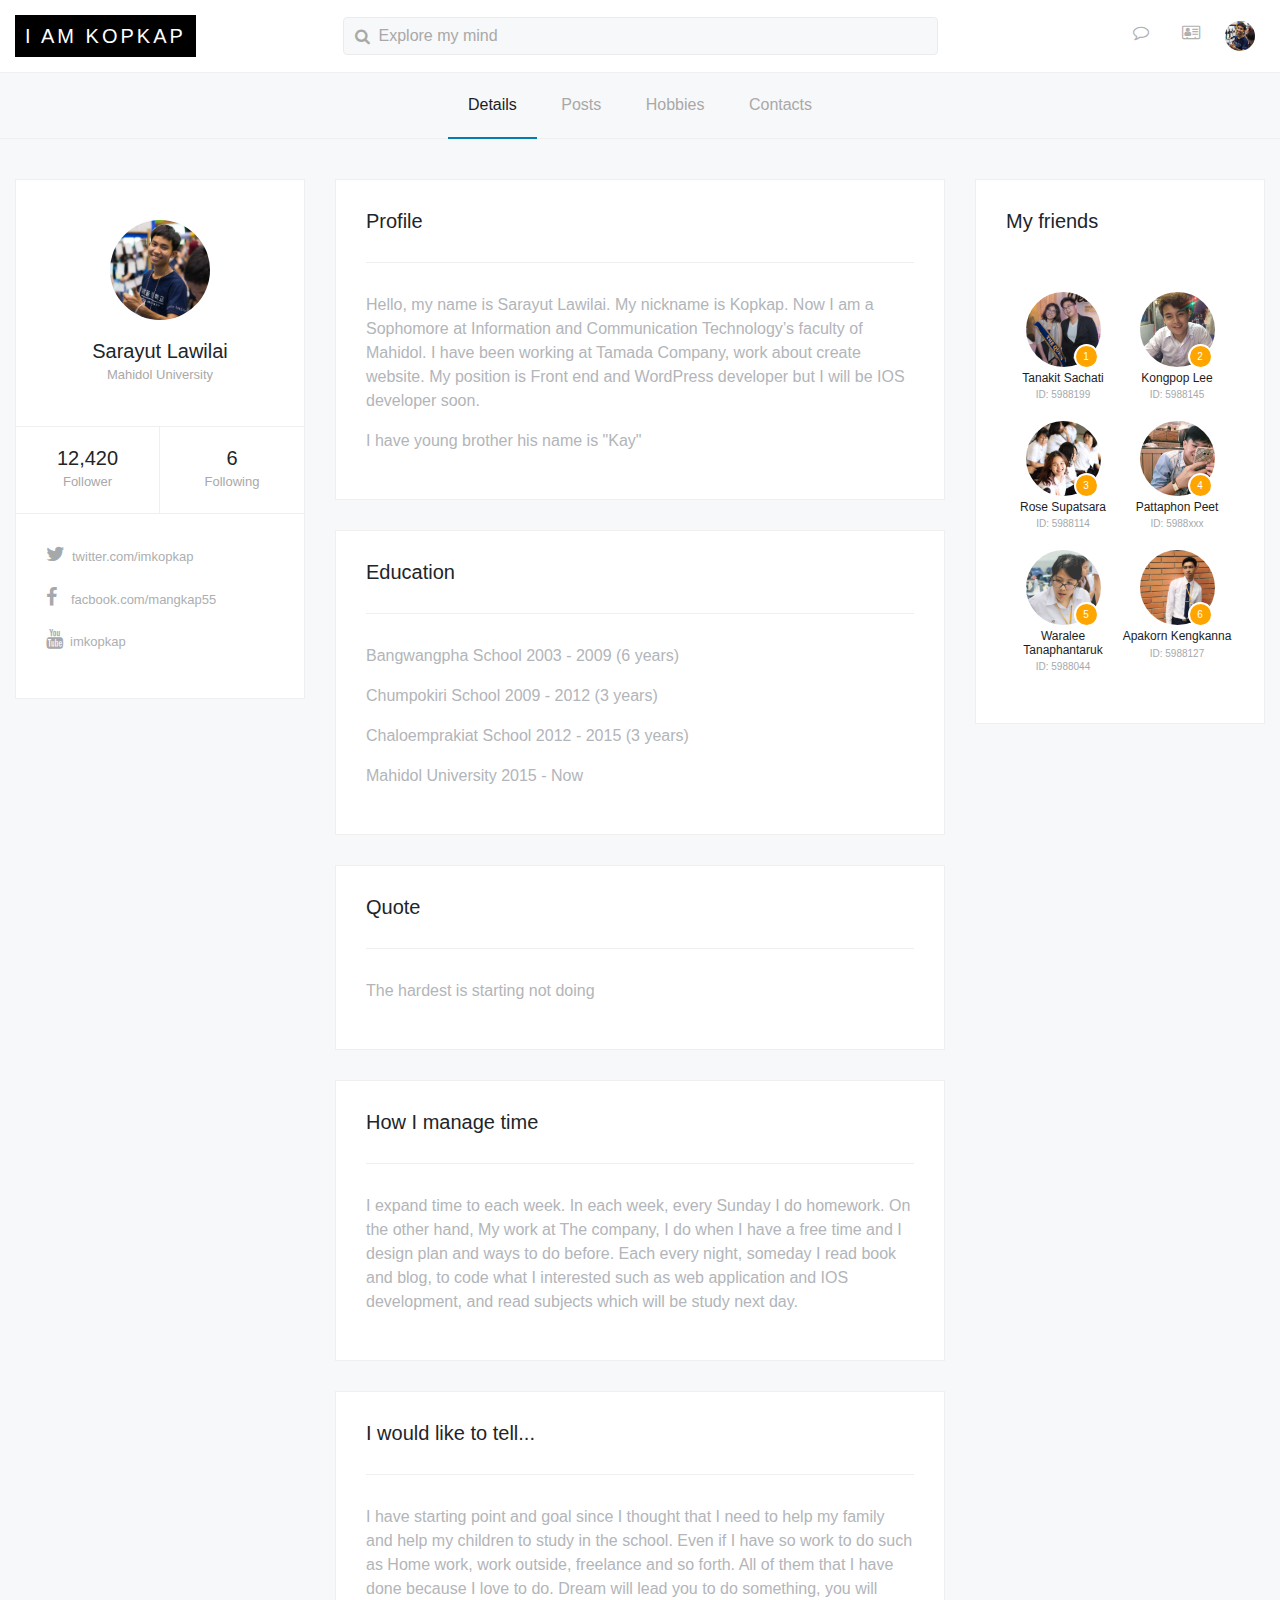
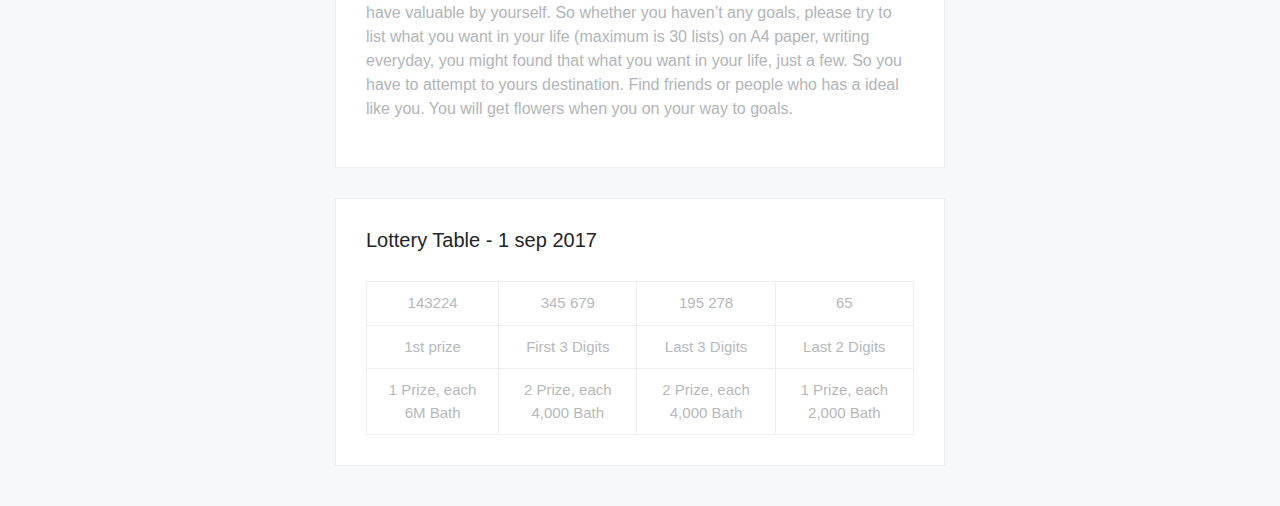
<file: index.html>
<!DOCTYPE html>
<html lang="en">
  <head>
    <title>ID: 5988014 - I am Kopkap</title>
    <!-- Icon Bar Browser -->
    <link rel="shortcut icon" type="image/png" href="images/favicon.png">
    <!--Fontawesome-->
    <link rel="stylesheet" href="css/font-awesome.min.css">
    <!--Bootstrap-->
    <link rel="stylesheet" href="css/bootstrap.min.css">
    <!--My-style-->
    <link rel="stylesheet" href="css/style.css">
  </head>
  <body>
    <!-- Navbar Fixed on Top -->
    <div class="navbar border-bottom">
      <div class="container row">

        <!-- Logo -->
        <div style="padding: 0;" class="logo col-lg-3">
          <a href="index.html"> 
            <h1>I AM KOPKAP</h1>
          </a>
        </div>
        <!-- End Logo -->

        <!-- Search Form -->
        <div class="search col-lg-6">
          <form action="hobbies.html">
            <div class="form-group"><i class="fa fa-search"></i>
              <input type="text" placeholder="Explore my mind" class="form-control">
            </div>
          </form>
        </div>
        <!-- End Search Form -->

        <!-- Menu Link Stuff -->
        <div class="stuff col-lg-3 clear-pd-right">
          <ul> 
            <li><a href="contacts.html"><i aria-hidden="true" class="fa fa-comment-o"></i></a></li>
            <li><a href="hobbies.html"> <i aria-hidden="true" class="fa fa-address-card-o"></i></a></li>
            <li><a href="index.html"> 
                <div style="background-image: url(images/avatar.jpg)" class="bg"></div></a></li>
          </ul>
        </div>
        <!-- End Menu Link Stuff -->
      </div>
    </div>
    <!-- End of Navbar Fixed -->

    <!-- Tabs of hyperlinks to link page together -->
    <div class="tabs border-bottom">
      <div class="container row"></div>
      <ul>
        <li class="is-current"> <a href="index.html">Details </a></li>
        <li> <a href="posts.html">Posts</a></li>
        <li> <a href="hobbies.html">Hobbies </a></li>
        <li> <a href="contacts.html">Contacts </a></li>
      </ul>
    </div>
    <!-- End of Tabs -->

    <!-- 
      Container Box which is contain 3 layouts 
      1.My Profile (Left-side)
      2.Information (Center-side)
      3.Lists of friends (Right-side)
    -->
    <div class="container-box container row"> 
      
      <!-- My Profile (Left-side) -->
      <div class="left-side col-lg-3">
        <div class="box"> 

          <!-- Profile --> 
          <div class="profile border-bottom">
            <div style="background-image: url(images/avatar.jpg)" class="avatar bg"></div>
            <h1>Sarayut Lawilai </h1><span>Mahidol University</span>
          </div>
          <!-- End Profile -->

          <!-- Connections -->
          <div class="subscribe border-bottom row">
            <div class="border-right col-lg-6">
              <h5>12,420 </h5><span>Follower</span>
            </div>
            <div class="col-lg-6">
              <h5>6</h5><span>Following</span>
            </div>
          </div>
          <!-- End Connection -->

          <!-- Contact me -->
          <div class="contact"> 
            <ul> 
              <li> <a href="https://twitter.com/imkopkap"> <i class="fa fa-twitter"> </i>twitter.com/imkopkap</a></li>
              <li> <a href="https://www.facebook.com/mangkap55"> <i class="fa fa-facebook"> </i>facbook.com/mangkap55</a></li>
              <li> <a href="https://www.youtube.com/channel/UCPQ9hgruuiiGly8rX3_y3Kw"><i class="fa fa-youtube"> </i>imkopkap</a></li>
            </ul>
          </div>
          <!-- End Contact me -->

        </div>
      </div>
      <!-- End of My Profile -->

      <!-- Information (Center-side) -->
      <div class="center-side col-lg-6">

        <div class="box"> 
          <h2 class="border-bottom">Profile</h2>
          <p>Hello, my name is Sarayut Lawilai. My nickname is Kopkap. Now I am a Sophomore at Information and Communication Technology’s faculty of Mahidol. I have been working at Tamada Company, work about create website. My position is Front end and WordPress developer but I will be IOS developer soon.</p>
          <P>I have young brother his name is "Kay"</P>
          <p> </p>
        </div>
        <div class="box"> 
          <h2 class="border-bottom">Education </h2>
          <p>Bangwangpha School 2003 - 2009 (6 years)</p>
          <p>Chumpokiri School 2009 - 2012 (3 years)</p>
          <p>Chaloemprakiat School 2012 - 2015 (3 years)</p>
          <p>Mahidol University 2015 - Now</p>
        </div>
        <div class="box"> 
          <h2 class="border-bottom">Quote </h2>
          <p>The hardest is starting not doing</p>
        </div>
        <div class="box"> 
          <h2 class="border-bottom">How I manage time </h2>
          <p>I expand time to each week. In each week, every Sunday I do homework. On the other hand,  My work at The company, I do when I have a free time and I design plan and ways to do before. Each every night, someday I read book and blog, to code what I interested such as web application and IOS development, and read subjects which will be study next day.</p>
        </div>
        <div class="box"> 
          <h2 class="border-bottom">I would like to tell...</h2>
          <p>I have starting point and goal since I thought that I need to help my family and help my children to study in the school. Even if I have so work to do such as Home work, work outside, freelance and so forth. All of them that I have done because I love to do. Dream will lead you to do something, you will have valuable by yourself. So whether you haven’t any goals, please try to list what you want in your life (maximum is 30 lists) on A4 paper, writing everyday, you might found that what you want in your life, just a few. So you have to attempt to yours destination. Find friends or people who has a ideal like you. You will get flowers when you on your way to goals. </p>
        </div>

        <!-- Lottery Box - Using Table tag -->
        <div class="box">
          <h2 style="margin: 0;">Lottery Table - 1 sep 2017</h2>
          <table border="1">
            <tr>
              <td>143224</td>
              <td>345 679</td>
              <td>195 278</td>
              <td>65</td>
            </tr>
            <tr>
              <td>1st prize</td>
              <td>First 3 Digits</td>
              <td>Last 3 Digits</td>
              <td>Last 2 Digits</td>
            </tr>
            <tr>
              <td>1 Prize, each 6M Bath</td>
              <td>2 Prize, each 4,000 Bath</td>
              <td>2 Prize, each 4,000 Bath</td>
              <td>1 Prize, each 2,000 Bath</td>
            </tr>
          </table>
        </div>
        <!-- End Lottery Box -->

      </div>
      <!-- End Information -->

      <!-- My Friends List (Right-side) -->
      <div class="right-side col-lg-3">
        <div class="box"> 
          <h2>My friends</h2>
          <ul> 
            <li>
                <a href="contacts.html">
                  <div style="background-image: url(images/bank.jpg)" class="bg avatar"></div>
                  <div class="info">
                    <h6>Tanakit Sachati</h6>
                    <span>ID: 5988199</span>
                  </div>
                </a>
            </li>
            <li> 
                <a href="contacts.html">
                  <div style="background-image: url(images/kong.jpg)" class="bg avatar"></div>
                  <div class="info">
                    <h6>Kongpop Lee</h6><span>ID: 5988145</span>
                  </div>
                </a>
            </li>
            <li> 
                <a href="contacts.html">
                  <div style="background-image: url(images/rose.jpg)" class="bg avatar"></div>
                  <div class="info"> 
                    <h6>Rose Supatsara</h6>
                    <span>ID: 5988114</span>
                  </div>
                </a>
            </li>
            <li> 
              <a href="contacts.html">
                <div style="background-image: url(images/peet.jpg)" class="bg avatar"></div>
                <div class="info"> 
                  <h6>Pattaphon Peet</h6><span>ID: 5988xxx</span>
                </div>
              </a>
            </li>
            <li> 
              <a href="contacts.html">
                <div style="background-image: url(images/mink.jpg)" class="bg avatar"></div>
                <div class="info"> 
                  <h6>Waralee Tanaphantaruk</h6><span>ID: 5988044</span>
                </div>
              </a>
            </li>
            <li> 
              <a href="contacts.html">
                <div style="background-image: url(images/pae.jpg)" class="bg avatar"></div>
                <div class="info"> 
                  <h6>Apakorn Kengkanna</h6><span>ID: 5988127</span>
                </div>
              </a>
            </li>
          </ul>
        </div>
      </div>
      <!-- End of My Friends List -->

    </div>
    <!-- End of Container box -->
  </body>
</html>
</file>
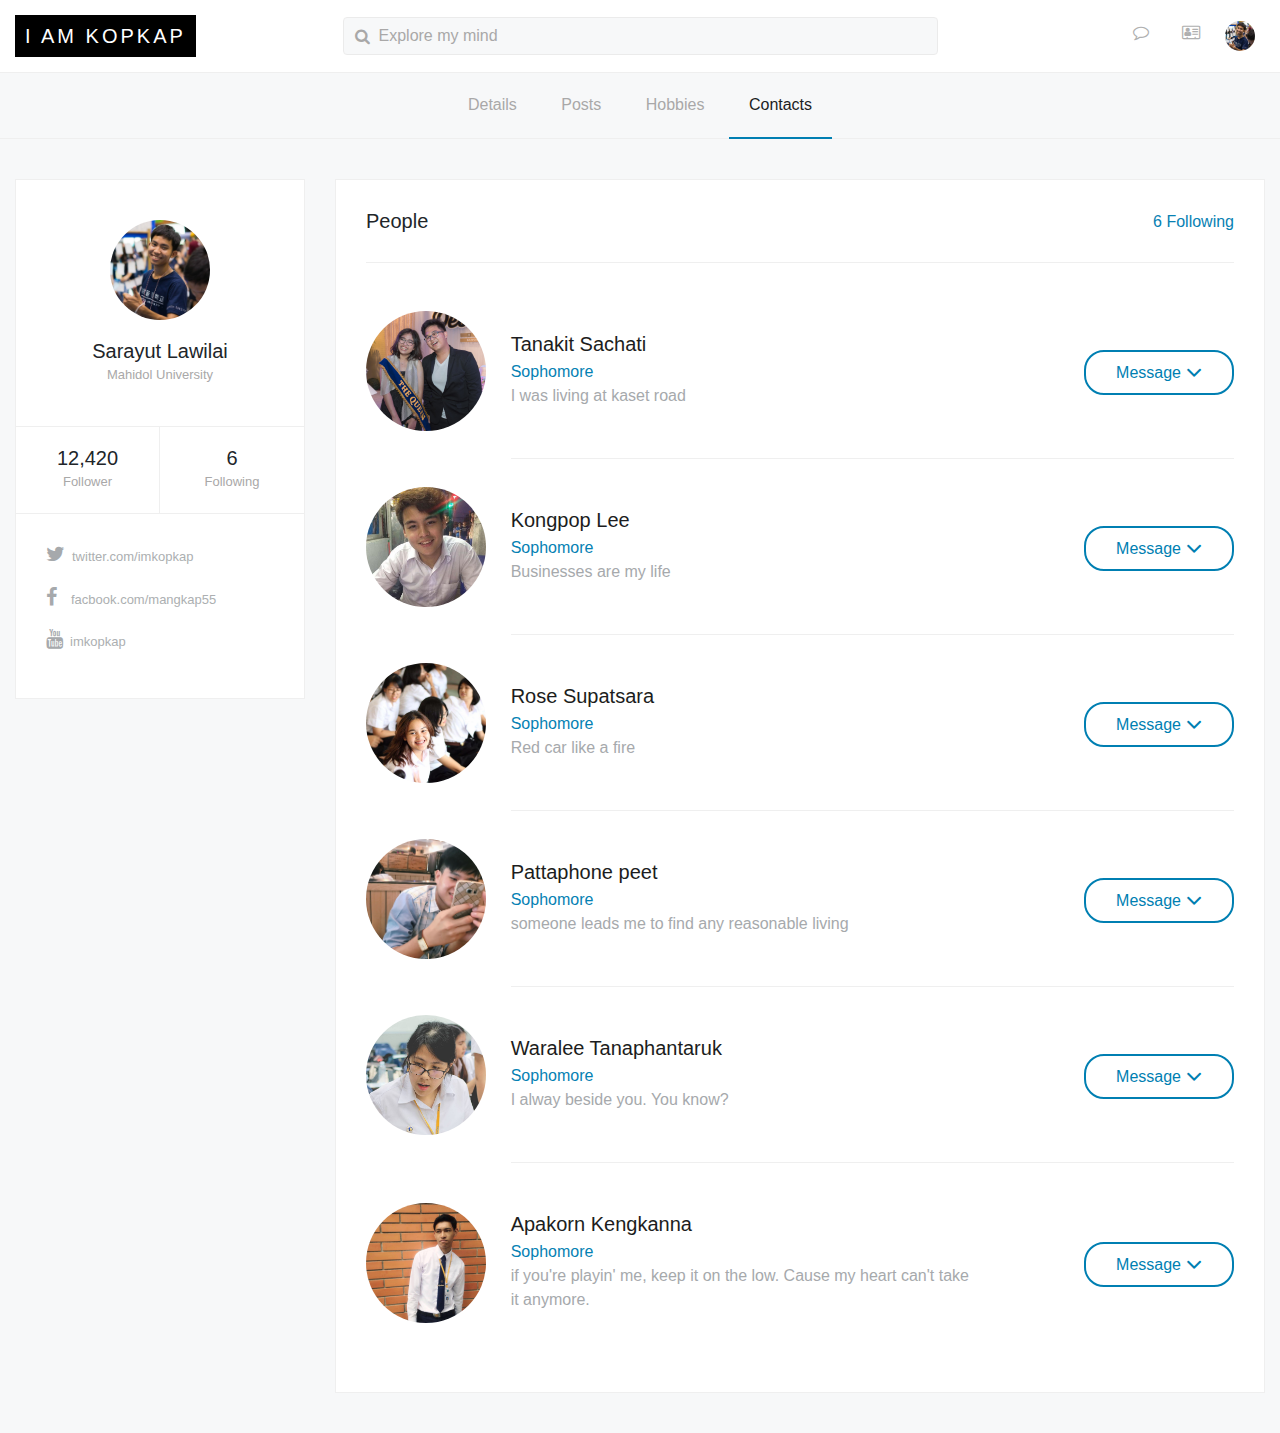
<file: contacts.html>
<!DOCTYPE html>
<html lang="en">
  <head>
    <title>ID: 5988014 - I am Kopkap</title>
    <!-- Icon Bar Browser -->
    <link rel="shortcut icon" type="image/png" href="images/favicon.png">
    <!--Fontawesome-->
    <link rel="stylesheet" href="css/font-awesome.min.css">
    <!--Bootstrap-->
    <link rel="stylesheet" href="css/bootstrap.min.css">
    <!--My-style-->
    <link rel="stylesheet" href="css/style.css">
  </head>
  <body>
    <!-- Navbar Fixed on Top -->
    <div class="navbar border-bottom">
      <div class="container row">

        <!-- Logo -->
        <div style="padding: 0;" class="logo col-lg-3">
          <a href="index.html"> 
            <h1>I AM KOPKAP</h1>
          </a>
        </div>
        <!-- End Logo -->

        <!-- Search Form -->
        <div class="search col-lg-6">
          <form action="hobbies.html">
            <div class="form-group"><i class="fa fa-search"></i>
              <input type="text" placeholder="Explore my mind" class="form-control">
            </div>
          </form>
        </div>
        <!-- End Search Form -->

        <!-- Menu Link Stuff -->
        <div class="stuff col-lg-3 clear-pd-right">
          <ul> 
            <li><a href="contacts.html"><i aria-hidden="true" class="fa fa-comment-o"></i></a></li>
            <li><a href="hobbies.html"> <i aria-hidden="true" class="fa fa-address-card-o"></i></a></li>
            <li><a href="index.html"> 
                <div style="background-image: url(images/avatar.jpg)" class="bg"></div></a></li>
          </ul>
        </div>
        <!-- End Menu Link Stuff -->
      </div>
    </div>
    <!-- End of Navbar Fixed -->
    
    <!-- Tabs of hyperlinks to link page together -->
    <div class="tabs border-bottom">
      <div class="container row"></div>
      <ul>
        <li><a href="index.html">Details </a></li>
        <li> <a href="posts.html">Posts</a></li>
        <li><a href="hobbies.html">Hobbies </a></li>
        <li class="is-current"><a href="contacts.html">Contacts </a></li>
      </ul>
    </div>
    <!-- End of Tabs -->

    <!-- 
      Container Box which is contain 2 layouts 
      1.My Profile (Left-side)
      2.Contacts (Right-side)
    -->
    <div class="container-box container row"> 

      <!-- My Profile (Left-side) -->
      <div class="left-side col-lg-3">
        <div class="box"> 
          <div class="profile border-bottom">
            <div style="background-image: url(images/avatar.jpg)" class="avatar bg"></div>
            <h1>Sarayut Lawilai </h1><span>Mahidol University</span>
          </div>
          <div class="subscribe border-bottom row">
            <div class="border-right col-lg-6">
              <h5>12,420 </h5><span>Follower</span>
            </div>
            <div class="col-lg-6">
              <h5>6</h5><span>Following</span>
            </div>
          </div>
          <div class="contact"> 
            <ul> 
              <li> <a href="https://twitter.com/imkopkap"> <i class="fa fa-twitter"> </i>twitter.com/imkopkap</a></li>
              <li> <a href="https://www.facebook.com/mangkap55"> <i class="fa fa-facebook"> </i>facbook.com/mangkap55</a></li>
              <li> <a href="https://www.youtube.com/channel/UCPQ9hgruuiiGly8rX3_y3Kw"><i class="fa fa-youtube"> </i>imkopkap</a></li>
            </ul>
          </div>
        </div>
      </div>
      <!-- End of My Profile -->

      <!-- Contacts -->
      <div class="center-side col-lg-9">
        <div class="contacts box">

          <!-- Heading Contacts -->
          <div style="margin: 0;margin-bottom: 20px" class="border-bottom row">
            <div class="col-lg-6 clear-pd-left">
              <h2 style="margin: 0">People</h2>
            </div>
            <div class="col-lg-6 text-right clear-pd-right clear-pd-left"><b>6 Following</b></div>
          </div>
          <!-- End of Heading Contacts -->

          <!-- Start writing rows of Contact lists -->
          <ul>
            <li class="row">
              <div class="col-lg-2 clear-pd-left">
                <div style="background-image: url(images/bank.jpg)" class="bg"></div>
              </div>
              <div class="border-bottom col-lg-10 row clear-pd-right clear-pd-left">
                <div class="col-lg-8">
                  <h5>Tanakit Sachati</h5>
                  <span>Sophomore</span>
                  <span>I was living at kaset road</span>
                </div>
                <div class="col-lg-4 text-right clear-pd-right clear-pd-left">
                  <a href="https://www.facebook.com/tanakitsachati" target="_blank" class="message">
                    Message<i class="fa fa-angle-down"></i>
                  </a>
                </div>
              </div>
            </li>
            <li class="row">
              <div class="col-lg-2 clear-pd-left">
                <div style="background-image: url(images/kong.jpg)" class="bg"></div>
              </div>
              <div class="border-bottom col-lg-10 row clear-pd-right clear-pd-left">
                <div class="col-lg-8">
                  <h5>Kongpop Lee</h5>
                  <span>Sophomore</span>
                  <span>Businesses are my life</span>
                </div>
                <div class="col-lg-4 text-right clear-pd-right clear-pd-left">
                  <a href="https://www.facebook.com/kongpoppnnnn" target="_blank" class="message">
                    Message<i class="fa fa-angle-down"></i>
                  </a>
                </div>
              </div>
            </li>
            <li class="row">
              <div class="col-lg-2 clear-pd-left">
                <div style="background-image: url(images/rose.jpg)" class="bg"></div>
              </div>
              <div class="border-bottom col-lg-10 row clear-pd-right clear-pd-left">
                <div class="col-lg-8">
                  <h5>Rose Supatsara</h5>
                  <span>Sophomore</span>
                  <span>Red car like a fire</span>
                </div>
                <div class="col-lg-4 text-right clear-pd-right clear-pd-left">
                  <a href="https://www.facebook.com/rosejhh" target="_blank" class="message">
                    Message<i class="fa fa-angle-down"></i>
                  </a>
                </div>
              </div>
            </li>
            <li class="row">
              <div class="col-lg-2 clear-pd-left">
                <div style="background-image: url(images/peet.jpg)" class="bg"></div>
              </div>
              <div class="border-bottom col-lg-10 row clear-pd-right clear-pd-left">
                <div class="col-lg-8">
                  <h5>Pattaphone peet</h5>
                  <span>Sophomore</span>
                  <span>someone leads me to find any reasonable living</span>
                </div>
                <div class="col-lg-4 text-right clear-pd-right clear-pd-left">
                  <a href="https://www.facebook.com/peet.ac.3" target="_blank" class="message">
                    Message<i class="fa fa-angle-down"></i>
                  </a>
                </div>
              </div>
            </li>
            <li class="row">
              <div class="col-lg-2 clear-pd-left">
                <div style="background-image: url(images/mink.jpg)" class="bg"></div>
              </div>
              <div class="border-bottom col-lg-10 row clear-pd-right clear-pd-left">
                <div class="col-lg-8">
                  <h5>Waralee Tanaphantaruk</h5>
                  <span>Sophomore</span>
                  <span>I alway beside you. You know?</span>
                </div>
                <div class="col-lg-4 text-right clear-pd-right clear-pd-left">
                  <a href="https://www.facebook.com/Mingwara" target="_blank" class="message">
                    Message<i class="fa fa-angle-down"></i>
                  </a>
                </div>
              </div>
            </li>
            <li class="row">
              <div class="col-lg-2 clear-pd-left">
                <div style="background-image: url(images/pae.jpg)" class="bg"></div>
              </div>
              <div class="border-bottom col-lg-10 row clear-pd-right clear-pd-left">
                <div class="col-lg-8">
                  <h5>Apakorn Kengkanna</h5>
                  <span>Sophomore</span>
                  <span>if you're playin' me, keep it on the low. Cause my heart can't take it anymore.</span>
                </div>
                <div class="col-lg-4 text-right clear-pd-right clear-pd-left">
                  <a href="https://www.facebook.com/pae.apakorn" target="_blank" class="message">
                    Message<i class="fa fa-angle-down"></i>
                  </a>
                </div>
              </div>
            </li>
          </ul>
          <!-- End of rows of Contacts lists -->
        </div>
      </div>
      <!-- End of Contacts -->
    </div>
    <!-- End of Container Box -->
  </body>
</html>
</file>
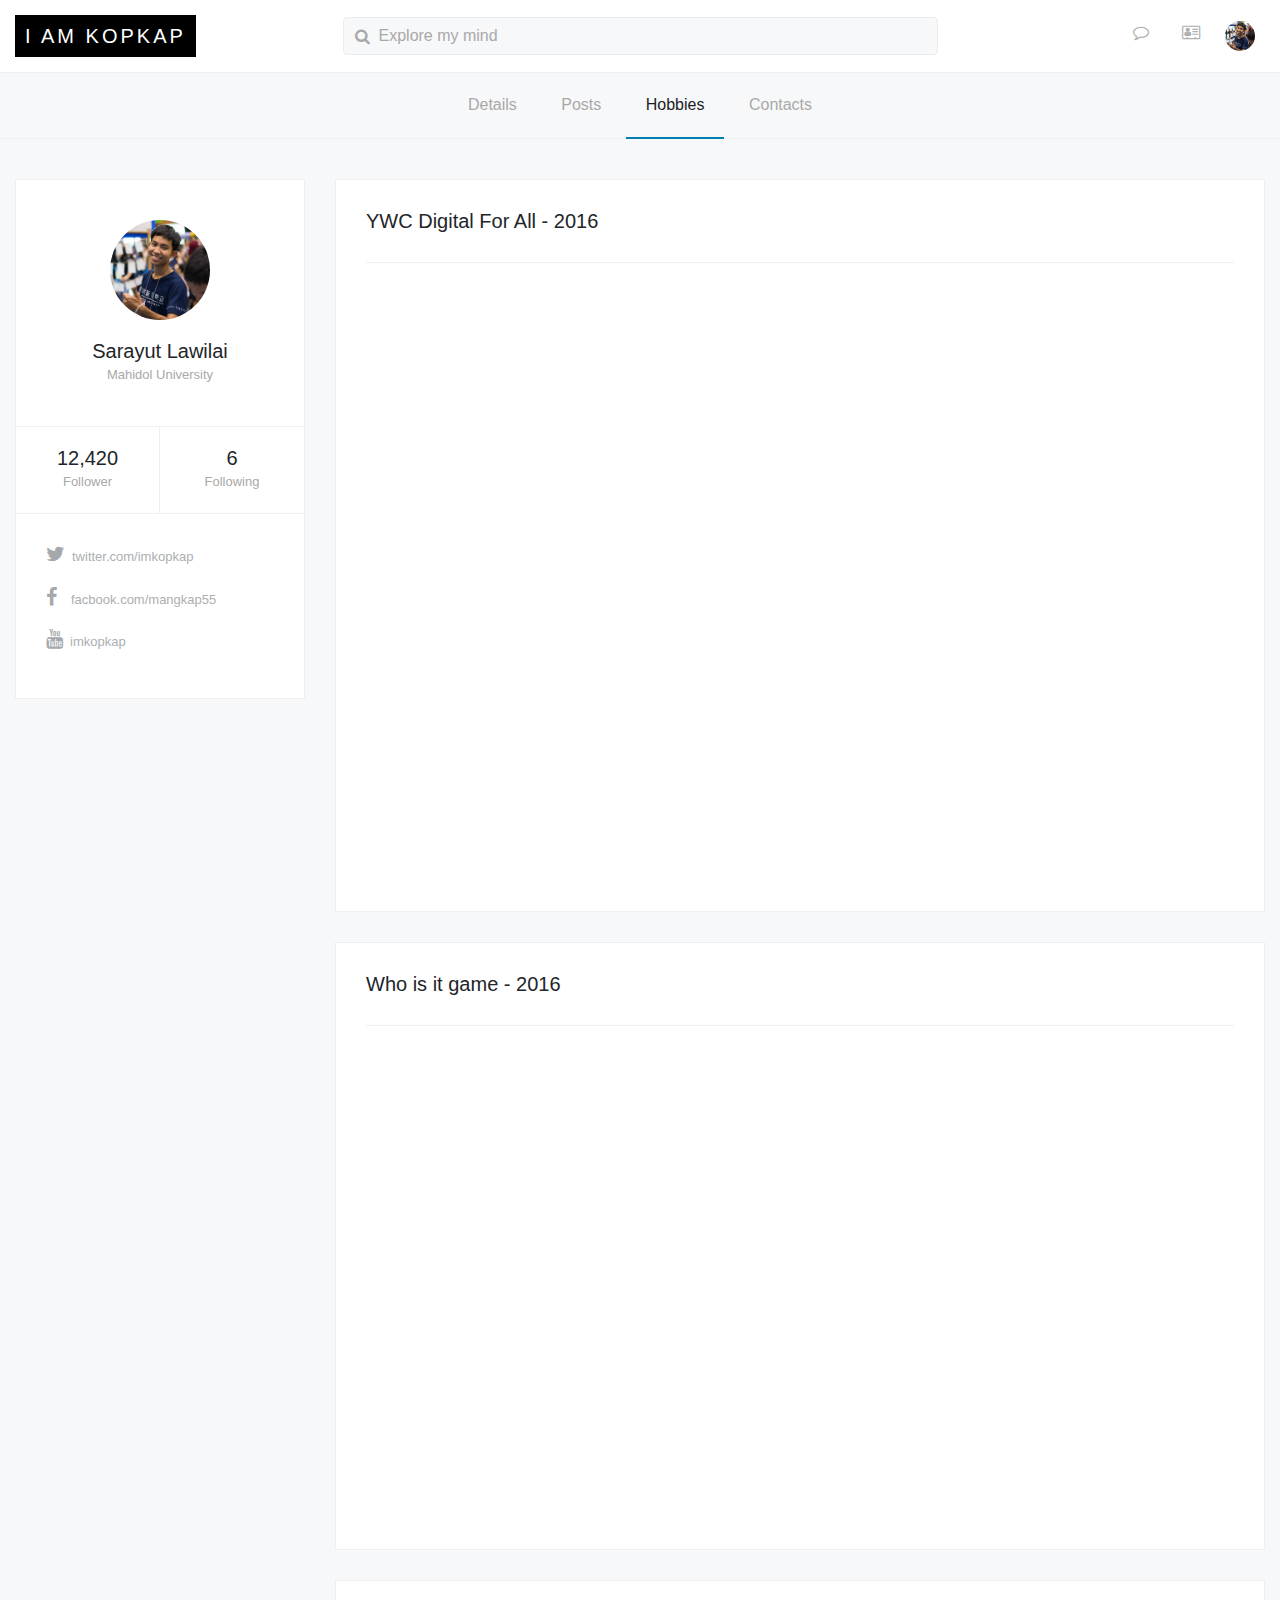
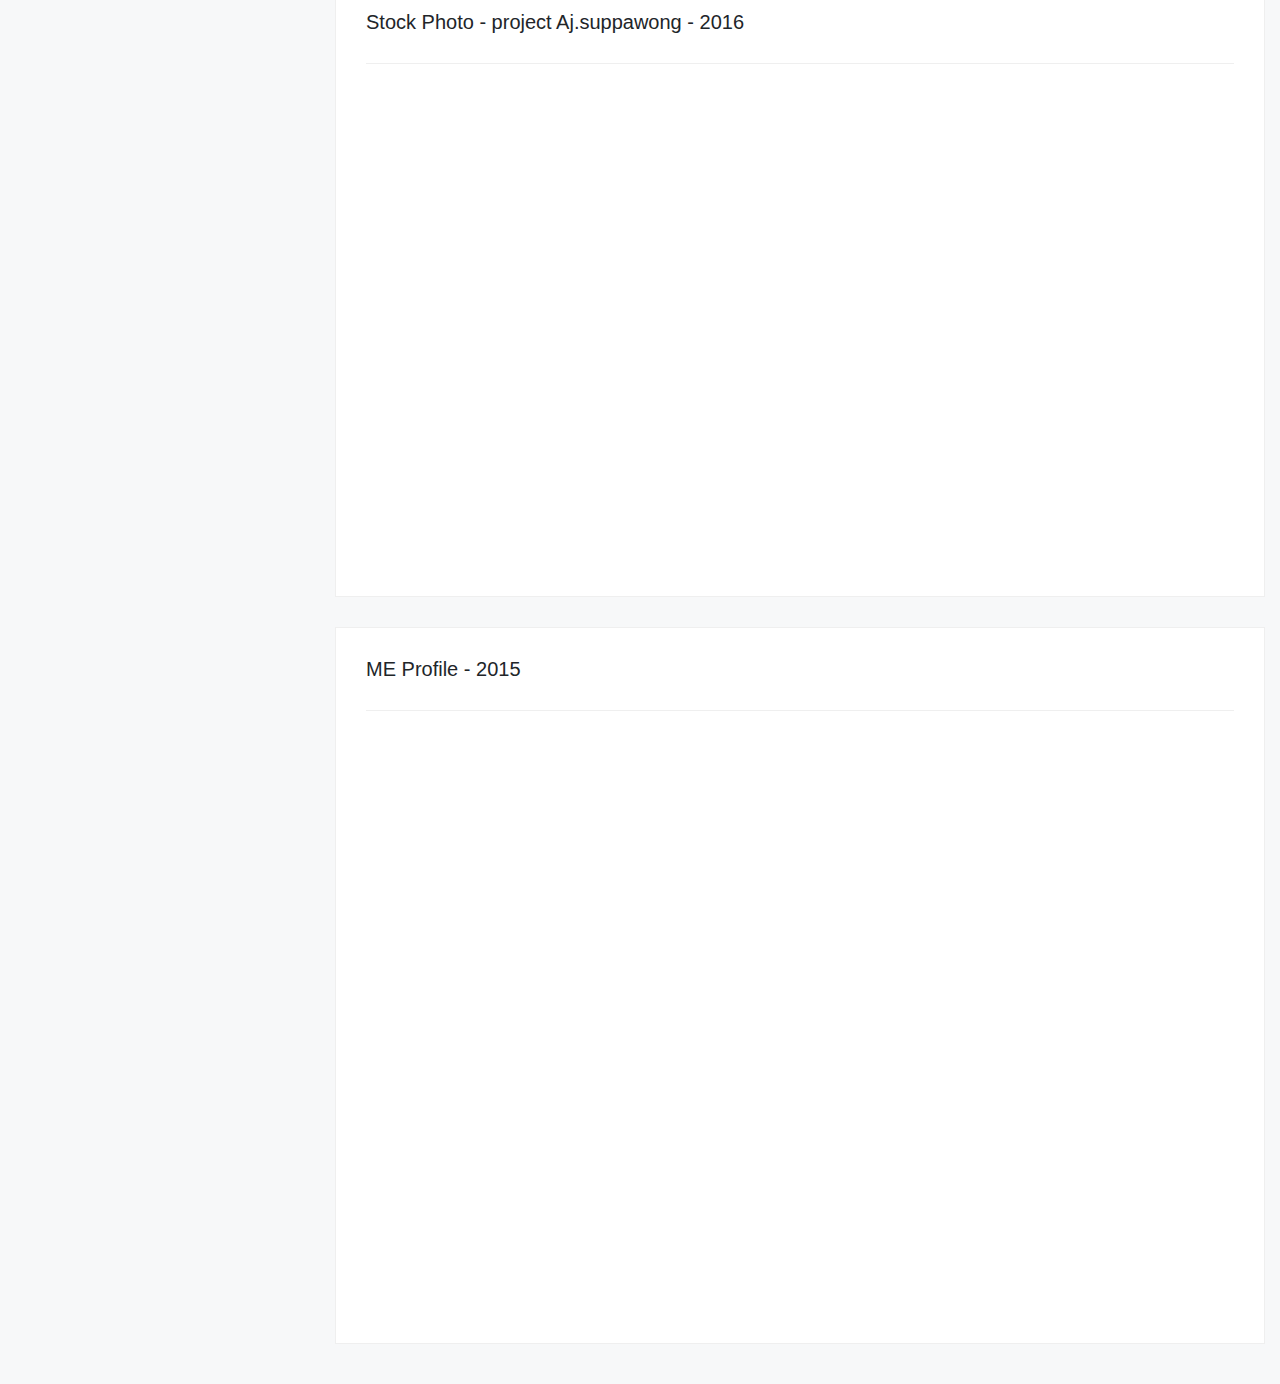
<file: hobbies.html>
<!DOCTYPE html>
<html lang="en">
  <head>
    <title>ID: 5988014 - I am Kopkap</title>
    <!-- Icon Bar Browser -->
    <link rel="shortcut icon" type="image/png" href="images/favicon.png">
    <!--Fontawesome-->
    <link rel="stylesheet" href="css/font-awesome.min.css">
    <!--Bootstrap-->
    <link rel="stylesheet" href="css/bootstrap.min.css">
    <!--My-style-->
    <link rel="stylesheet" href="css/style.css">
  </head>
  <body>
    <!-- Navbar Fixed on Top -->
    <div class="navbar border-bottom">
      <div class="container row">

        <!-- Logo -->
        <div style="padding: 0;" class="logo col-lg-3">
          <a href="index.html"> 
            <h1>I AM KOPKAP</h1>
          </a>
        </div>
        <!-- End Logo -->

        <!-- Search Form -->
        <div class="search col-lg-6">
          <form action="hobbies.html">
            <div class="form-group"><i class="fa fa-search"></i>
              <input type="text" placeholder="Explore my mind" class="form-control">
            </div>
          </form>
        </div>
        <!-- End Search Form -->

        <!-- Menu Link Stuff -->
        <div class="stuff col-lg-3 clear-pd-right">
          <ul> 
            <li><a href="contacts.html"><i aria-hidden="true" class="fa fa-comment-o"></i></a></li>
            <li><a href="hobbies.html"> <i aria-hidden="true" class="fa fa-address-card-o"></i></a></li>
            <li><a href="index.html"> 
                <div style="background-image: url(images/avatar.jpg)" class="bg"></div></a></li>
          </ul>
        </div>
        <!-- End Menu Link Stuff -->
      </div>
    </div>
    <!-- End of Navbar Fixed -->
  
    <!-- Tabs of hyperlinks to link page together -->
    <div class="tabs border-bottom">
      <div class="container row"></div>
      <ul>
        <li><a href="index.html">Details </a></li>
        <li><a href="posts.html">Posts</a></li>
        <li class="is-current"><a href="hobbies.html">Hobbies </a></li>
        <li><a href="contacts.html">Contacts </a></li>
      </ul>
    </div>
    <!-- End of Tabs -->

    <!-- 
      Container Box which is contain 2 layouts 
      1.My Profile (Left-side)
      2.Simple Portfolio (Right-side)
    -->
    <div class="container-box container row"> 

      <!-- My Profile (Left-side) -->
      <div class="left-side col-lg-3">
        <div class="box"> 
          <div class="profile border-bottom">
            <div style="background-image: url(images/avatar.jpg)" class="avatar bg"></div>
            <h1>Sarayut Lawilai </h1><span>Mahidol University</span>
          </div>
          <div class="subscribe border-bottom row">
            <div class="border-right col-lg-6">
              <h5>12,420 </h5><span>Follower</span>
            </div>
            <div class="col-lg-6">
              <h5>6</h5><span>Following</span>
            </div>
          </div>
          <div class="contact"> 
            <ul> 
              <li> <a href="https://twitter.com/imkopkap"> <i class="fa fa-twitter"> </i>twitter.com/imkopkap</a></li>
              <li> <a href="https://www.facebook.com/mangkap55"> <i class="fa fa-facebook"> </i>facbook.com/mangkap55</a></li>
              <li> <a href="https://www.youtube.com/channel/UCPQ9hgruuiiGly8rX3_y3Kw"><i class="fa fa-youtube"> </i>imkopkap</a></li>
            </ul>
          </div>
        </div>
      </div>
      <!-- End of My Profile -->

      <!-- Simple Portfolio -->
      <div class="center-side col-lg-9">
        <div class="box"> 
          <h2 class="border-bottom">YWC Digital For All - 2016</h2>
          <iframe height="565" scrolling="no" title="YWC Letters game" src="https://codepen.io/gapgag55/embed/yVbBaL/?height=265&amp;theme-id=dark&amp;default-tab=result&amp;embed-version=2" frameborder="no" allowtransparency="true" allowfullscreen="true" style="width: 100%;"></iframe>
          <p> </p>
        </div>
        <div class="box"> 
          <h2 class="border-bottom">Who is it game - 2016</h2>
          <iframe height="456" scrolling="no" title="Jigsaw Game Activity" src="https://codepen.io/gapgag55/embed/aBmKrx/?height=265&amp;theme-id=dark&amp;default-tab=result&amp;embed-version=2" frameborder="no" allowtransparency="true" allowfullscreen="true" style="width: 100%;"></iframe>
        </div>
        <div class="box"> 
          <h2 class="border-bottom">Stock Photo - project Aj.suppawong - 2016</h2>
          <iframe height="465" scrolling="no" title="Stock photo" src="https://codepen.io/gapgag55/embed/ZBENwJ/?height=265&amp;theme-id=dark&amp;default-tab=result&amp;embed-version=2" frameborder="no" allowtransparency="true" allowfullscreen="true" style="width: 100%;"></iframe>
        </div>
        <div class="box">
          <h2 class="border-bottom">ME Profile - 2015</h2>
          <iframe height="565" scrolling="no" title="Tribute Page" src="https://codepen.io/gapgag55/embed/evZrgJ/?height=265&amp;theme-id=dark&amp;default-tab=result&amp;embed-version=2" frameborder="no" allowtransparency="true" allowfullscreen="true" style="width: 100%;"></iframe>
        </div>
      </div>
      <!-- End of Simple Portfolio -->

    </div>
    <!-- End of Container box -->
  </body>
</html>
</file>
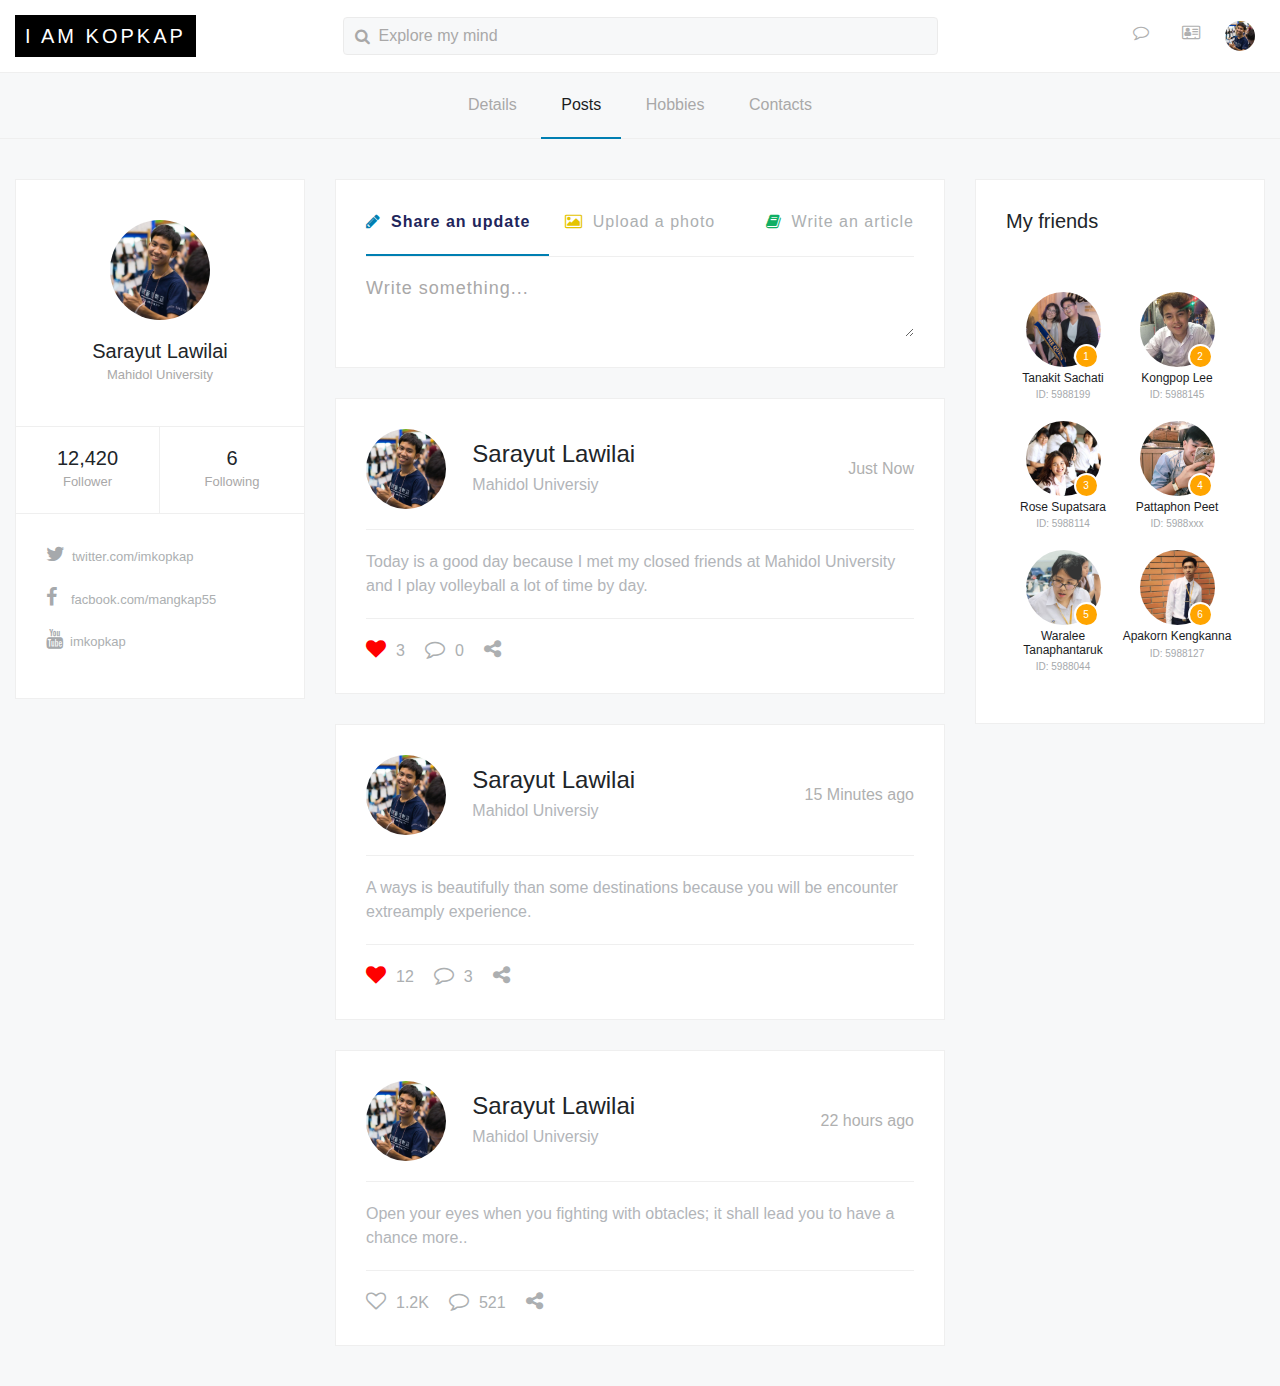
<file: posts.html>
<!DOCTYPE html>
<html lang="en">
  <head>
    <title>ID: 5988014 - I am Kopkap</title>
    <!-- Icon Bar Browser -->
    <link rel="shortcut icon" type="image/png" href="images/favicon.png">
    <!--Fontawesome-->
    <link rel="stylesheet" href="css/font-awesome.min.css">
    <!--Bootstrap-->
    <link rel="stylesheet" href="css/bootstrap.min.css">
    <!--My-style-->
    <link rel="stylesheet" href="css/style.css">
  </head>
  <body>
    <!-- Navbar Fixed on Top -->
    <div class="navbar border-bottom">
      <div class="container row">

        <!-- Logo -->
        <div style="padding: 0;" class="logo col-lg-3">
          <a href="index.html"> 
            <h1>I AM KOPKAP</h1>
          </a>
        </div>
        <!-- End Logo -->

        <!-- Search Form -->
        <div class="search col-lg-6">
          <form action="hobbies.html">
            <div class="form-group"><i class="fa fa-search"></i>
              <input type="text" placeholder="Explore my mind" class="form-control">
            </div>
          </form>
        </div>
        <!-- End Search Form -->

        <!-- Menu Link Stuff -->
        <div class="stuff col-lg-3 clear-pd-right">
          <ul> 
            <li><a href="contacts.html"><i aria-hidden="true" class="fa fa-comment-o"></i></a></li>
            <li><a href="hobbies.html"> <i aria-hidden="true" class="fa fa-address-card-o"></i></a></li>
            <li><a href="index.html"> 
                <div style="background-image: url(images/avatar.jpg)" class="bg"></div></a></li>
          </ul>
        </div>
        <!-- End Menu Link Stuff -->
      </div>
    </div>
    <!-- End of Navbar Fixed -->

    <!-- Tabs of hyperlinks to link page together -->
    <div class="tabs border-bottom">
      <div class="container row"></div>
      <ul>
        <li> <a href="index.html">Details </a></li>
        <li class="is-current"> <a href="posts.html">Posts</a></li>
        <li> <a href="hobbies.html">Hobbies </a></li>
        <li> <a href="contacts.html">Contacts </a></li>
      </ul>
    </div>
    <!-- End of Tabs -->

    <!-- 
      Container Box which is contain 3 layouts 
      1.My Profile (Left-side)
      2.Status (Center-side)
      3.Lists of friends (Right-side)
    -->
    <div class="container-box container row"> 

      <!-- My Profile (Left-side) -->
      <div class="left-side col-lg-3">
        <div class="box"> 

          <!-- Profile --> 
          <div class="profile border-bottom">
            <div style="background-image: url(images/avatar.jpg)" class="avatar bg"></div>
            <h1>Sarayut Lawilai </h1><span>Mahidol University</span>
          </div>
          <!-- End Profile -->

          <!-- Connections -->
          <div class="subscribe border-bottom row">
            <div class="border-right col-lg-6">
              <h5>12,420 </h5><span>Follower</span>
            </div>
            <div class="col-lg-6">
              <h5>6</h5><span>Following</span>
            </div>
          </div>
          <!-- End Connection -->

          <!-- Contact me -->
          <div class="contact"> 
            <ul> 
              <li> <a href="https://twitter.com/imkopkap"> <i class="fa fa-twitter"> </i>twitter.com/imkopkap</a></li>
              <li> <a href="https://www.facebook.com/mangkap55"> <i class="fa fa-facebook"> </i>facbook.com/mangkap55</a></li>
              <li> <a href="https://www.youtube.com/channel/UCPQ9hgruuiiGly8rX3_y3Kw"><i class="fa fa-youtube"> </i>imkopkap</a></li>
            </ul>
          </div>
          <!-- End Contact me -->

        </div>
      </div>
      <!-- End of My Profile -->

      <!-- Status (Center-side) -->
      <div class="center-side col-lg-6">
        <div class="box status">
          <div class="border-bottom row"> 
            <div class="col-lg-4 is-current"><i class="fa fa-pencil"> </i>Share an update</div>
            <div class="col-lg-4"><i class="fa fa-photo"> </i>Upload a photo</div>
            <div class="col-lg-4"><i class="fa fa-book"> </i>Write an article</div>
          </div>
          <textarea id="exampleFormControlTextarea1" rows="3" placeholder="Write something..." class="form-control"></textarea>
        </div>
        <div class="box post"> 
          <div class="border-bottom row"> 
            <div class="col-lg-2 clear-pd-left clear-pd-right">
              <div style="background-image: url(images/avatar.jpg)" class="bg"></div>
            </div>
            <div class="col-lg-7">
              <h4>Sarayut Lawilai </h4>
              <p>Mahidol Universiy</p>
            </div>
            <div class="col-lg-3 text-right clear-pd-right"><span>Just Now</span></div>
          </div>
          <div class="border-bottom"> 
            <p>Today is a good day because I met my closed friends at Mahidol University and I play volleyball a lot of time by day.</p>
          </div>
          <div class="share">
            <div class="element"><i style="color: red" class="fa fa-heart"></i>3</div>
            <div class="element"> <i class="fa fa-comment-o"></i>0</div>
            <div class="element"> <i class="fa fa-share-alt"></i></div>
          </div>
        </div>
        <div class="box post"> 
          <div class="border-bottom row"> 
            <div class="col-lg-2 clear-pd-left clear-pd-right">
              <div style="background-image: url(images/avatar.jpg)" class="bg"></div>
            </div>
            <div class="col-lg-7">
              <h4>Sarayut Lawilai </h4>
              <p>Mahidol Universiy</p>
            </div>
            <div class="col-lg-3 text-right clear-pd-right"><span>15 Minutes ago</span></div>
          </div>
          <div class="border-bottom"> 
            <p>A ways is beautifully than some destinations because you will be encounter extreamply experience.</p>
          </div>
          <div class="share">
            <div class="element"><i style="color: red" class="fa fa-heart"></i>12</div>
            <div class="element"> <i class="fa fa-comment-o"></i>3</div>
            <div class="element"> <i class="fa fa-share-alt"></i></div>
          </div>
        </div>
        <div class="box post"> 
          <div class="border-bottom row"> 
            <div class="col-lg-2 clear-pd-left clear-pd-right">
              <div style="background-image: url(images/avatar.jpg)" class="bg"></div>
            </div>
            <div class="col-lg-7">
              <h4>Sarayut Lawilai </h4>
              <p>Mahidol Universiy</p>
            </div>
            <div class="col-lg-3 text-right clear-pd-right"><span>22 hours ago</span></div>
          </div>
          <div class="border-bottom"> 
            <p>Open your eyes when you fighting with obtacles; it shall lead you to have a chance more..</p>
          </div>
          <div class="share">
            <div class="element"><i class="fa fa-heart-o"></i>1.2K</div>
            <div class="element"> <i class="fa fa-comment-o"></i>521</div>
            <div class="element"> <i class="fa fa-share-alt"></i></div>
          </div>
        </div>
      </div>
      <!-- End of Status -->

      <!-- My Friends List (Right-side) -->
      <div class="right-side col-lg-3">
        <div class="box"> 
          <h2>My friends</h2>
          <ul> 
            <li>
                <a href="contacts.html">
                  <div style="background-image: url(images/bank.jpg)" class="bg avatar"></div>
                  <div class="info">
                    <h6>Tanakit Sachati</h6>
                    <span>ID: 5988199</span>
                  </div>
                </a>
            </li>
            <li> 
                <a href="contacts.html">
                  <div style="background-image: url(images/kong.jpg)" class="bg avatar"></div>
                  <div class="info">
                    <h6>Kongpop Lee</h6><span>ID: 5988145</span>
                  </div>
                </a>
            </li>
            <li> 
                <a href="contacts.html">
                  <div style="background-image: url(images/rose.jpg)" class="bg avatar"></div>
                  <div class="info"> 
                    <h6>Rose Supatsara</h6>
                    <span>ID: 5988114</span>
                  </div>
                </a>
            </li>
            <li> 
              <a href="contacts.html">
                <div style="background-image: url(images/peet.jpg)" class="bg avatar"></div>
                <div class="info"> 
                  <h6>Pattaphon Peet</h6><span>ID: 5988xxx</span>
                </div>
              </a>
            </li>
            <li> 
              <a href="contacts.html">
                <div style="background-image: url(images/mink.jpg)" class="bg avatar"></div>
                <div class="info"> 
                  <h6>Waralee Tanaphantaruk</h6><span>ID: 5988044</span>
                </div>
              </a>
            </li>
            <li> 
              <a href="contacts.html">
                <div style="background-image: url(images/pae.jpg)" class="bg avatar"></div>
                <div class="info"> 
                  <h6>Apakorn Kengkanna</h6><span>ID: 5988127</span>
                </div>
              </a>
            </li>
          </ul>
        </div>
      </div>
      <!-- End of My Friends List -->

    </div>
    <!-- End of Container box -->
  </body>
</html>
</file>
<file: css/style.css>
/*
 * SARAYUT LAWILAI: 5988014 Sec 1
 * SETTING DEFAULT CSS WILL BE USED IN HTML FILES
 */
body {
  background-color: #F7F8F9;
  margin-top: 73px;
}

/* Setting for Responsive */
@media screen and (max-width: 1000px) {
  body {
      margin-top: 0;
  }
}

.bg {
  background-size: cover;
  background-position: center;
  background-repeat: no-repeat;
}

.box {
  border: 1px solid #EFEFEF;
  background-color: #FFF;
}

.border-right {
  border-right: 1px solid #EFEFEF;
}

.border-bottom {
  border-bottom: 1px solid #EFEFEF;
}

.text-right {
  text-align: right;
}

.clear-pd-left {
  padding-left: 0;
}

.clear-pd-right {
  padding-right: 0;
}

.container {
  max-width: 1300px;
  width: 100%;
  margin: 0 auto;
}

/*
 * END OF SETTING DEFAULT
 */

/*
 * BEGIN OVERRIDE Bootstrap CSS 
 * AND CONFIG FOR DESIGN PROPERLY
 */
table {
  border: 1px solid #EFEFEF;
  text-align: center;
}

table td {
  padding: 10px;
  font-size: 15px;
  color: #b6b9bc;
  font-weight: normal;
}


/*
 * BEGIN OF CSS WITH MY CLASS ATTRIBUTES
 * @media screen and (max-width: ...) SET FOR RESPONSIVE DESIGN
 */

.navbar {
  background-color: #FFF;
  padding: 15px 0;
  position: fixed;
  top: 0;
  width: 100%;
  z-index: 2;
}

.navbar h1 {
  text-transform: uppercase;
  font-size: 20px;
  letter-spacing: 3px;
  background-color: #000;
  display: inline-block;
  color: #FFF;
  padding: 10px;
  margin: 0;
}

.navbar .form-group {
  margin: 0;
  position: relative;
}

.navbar .form-group i {
  position: absolute;
  top: 50%;
  left: 20px;
  -webkit-transform: translate(-50%, -50%);
  transform: translate(-50%, -50%);
  color: #A9A8A8;
}

.navbar .form-group input {
  background-color: #F7F8F9;
  border: 1px solid #EBEBEB;
  padding-left: 35px;
}

.navbar .form-group input::-webkit-input-placeholder {
  font-weight: 300;
  color: #A9A8A8;
}

.navbar .form-group input:focus {
  border: 1px solid #EBEBEB;
  background-color: #F7F8F9;
}

.navbar .stuff ul {
  display: -webkit-box;
  display: -ms-flexbox;
  display: flex;
  -ms-flex-item-align: center;
  align-self: center;
  margin: 0;
  padding: 0;
  width: 50%;
  float: right;
}

.navbar .stuff ul li {
  display: inline-block;
  -webkit-box-flex: 1;
  -ms-flex: 1;
  flex: 1;
  text-align: center;
}

.navbar .stuff ul li a {
  color: #AFB0B0;
}

.navbar .bg {
  width: 30px;
  height: 30px;
  border-radius: 50%;
  margin: 0 auto;
}

/* Setting For Responsive */
@media screen and (max-width: 1000px) {
  .navbar {
      position: relative;
  }

  .navbar h1 {
      text-align: center;
      margin-bottom: 10px;
      width: 100%;
  }

  .navbar .search,
  .navbar .stuff {
      padding: 0;
  }

  .navbar .stuff {
      padding-top: 10px;
  }

  .navbar .stuff i {
      font-size: 20px;
  }
}

.tabs {
  text-align: center;
}

.tabs ul {
  margin: 0;
  margin-bottom: -1px;
  padding: 0;
}

.tabs ul li {
  display: inline-block;
}

.tabs ul li a {
  color: #A9A8A8;
  font-weight: 400;
  padding: 20px 20px;
  display: block;
}

.tabs ul li a:hover {
  text-decoration: none;
}

.tabs ul li.is-current {
  border-bottom: 2px solid #007FB2;
}

.tabs ul li.is-current a {
  color: #1B1D1F;
}

.container-box {
  padding: 40px 0;
}

.container-box .profile {
  text-align: center;
  padding: 40px;
}

.container-box .profile .avatar {
  width: 100px;
  height: 100px;
  border-radius: 50%;
  margin: 0 auto;
}

.container-box .profile h1 {
  font-size: 20px;
  margin-top: 20px;
  margin-bottom: 0px;
}

.container-box .profile span {
  font-size: 13px;
  color: #A9A8A8;
}

.container-box .subscribe {
  text-align: center;
  margin: 0;
}

.container-box .subscribe div {
  padding: 20px 0;
}

.container-box .subscribe h5 {
  margin: 0;
}

.container-box .subscribe span {
  color: #A9A8A8;
  font-size: 13px;
}

.container-box .contact ul {
  list-style: none;
  padding: 20px 30px;
}

.container-box .contact ul li {
  padding: 10px 0;
  font-size: 13px;
}

.container-box .contact ul li a {
  color: #ACAFB1;
  text-decoration: none;
}

.container-box .contact ul li i {
  color: #A6A9AC;
  margin-right: 7px;
  font-size: 20px;
}

.container-box .contact ul li:nth-child(2) i {
  margin-right: 14px;
}

@media screen and (max-width: 1000px) {
  .container-box .contact ul {
      text-align: center;
  }

  .container-box .contact ul li {
      display: inline-block;
      padding: 10px 20px;
  }
}

@media screen and (max-width: 1000px) {
  .container-box .left-side,
  .container-box .center-side {
      margin-bottom: 20px;
  }

  .container-box .left-side .border-right,
  .container-box .center-side .border-right {
      border-right: none;
  }
}

.left-side .box,
.center-side .box,
.right-side .box {
  padding: 30px;
  margin-bottom: 30px;
}

.left-side .box {
  padding: 30;
}

.left-side .box:first-child {
  padding: 0;
}

.center-side .box:last-child,
.right-side .box:last-child {
  margin-bottom: 0;
}

.left-side .box h2,
.center-side .box h2,
.right-side .box h2 {
  font-size: 20px;
  padding-bottom: 30px;
  margin-bottom: 30px;
}

.center-side .box p,
.right-side .box p {
  color: #B2B5B9;
  font-weight: 200;
}

.center-side .box ul,
.right-side .box ul {
  padding: 0;
  margin: 0;
  display: -webkit-box;
  display: -ms-flexbox;
  display: flex;
  -ms-flex-wrap: wrap;
  flex-wrap: wrap;
}

.center-side .box ul li,
.right-side .box ul li {
  display: inline-block;
  text-align: center;
  position: relative;
  -ms-flex-preferred-size: 50%;
  flex-basis: 50%;
  margin-bottom: 20px;
  counter-increment: li;
}

.center-side .box ul li a,
.right-side .box ul li a {
  text-decoration: none;
}

.center-side .box ul li a .bg,
.right-side .box ul li a .bg {
  width: 75px;
  height: 75px;
  border-radius: 50%;
  margin: 0 auto;
  position: relative;
}

.center-side .box ul li a .bg:after,
.right-side .box ul li a .bg:after {
  content: counter(li);
  position: absolute;
  right: 2px;
  bottom: -2px;
  width: 25px;
  height: 25px;
  background-color: orange;
  border-radius: 50%;
  color: #FFF;
  border: 2px solid #FFF;
  font-size: 10px;
  padding-top: 3px;
}

.center-side .box ul li a .info,
.right-side .box ul li a .info {
  line-height: 1;
}

.center-side .box ul li a .info h6,
.right-side .box ul li a .info h6 {
  color: #1B1D1F;
  margin: 0;
  font-size: 12px;
  margin-top: 5px;
}

.center-side .box ul li a .info span,
.right-side .box ul li a .info span {
  color: #A6A9AC;
  font-size: 10px;
  margin: 0;
}

.center-side .box ul li:hover .info,
.right-side .box ul li:hover .info {
  visibility: visible;
}

.center-side .box.status .border-bottom,
.right-side .box.status .border-bottom {
  margin: 0;
}

.center-side .box.status .border-bottom > div,
.right-side .box.status .border-bottom > div {
  padding: 0;
  padding-bottom: 20px;
  color: #ACAFB1;
  letter-spacing: 1px;
}

.center-side .box.status .border-bottom > div i,
.right-side .box.status .border-bottom > div i {
  margin-right: 10px;
  color: #007FB2;
}

.center-side .box.status .border-bottom > div:nth-child(2),
.right-side .box.status .border-bottom > div:nth-child(2) {
  text-align: center;
}

.center-side .box.status .border-bottom > div:nth-child(2) i,
.right-side .box.status .border-bottom > div:nth-child(2) i {
  color: #E5C400;
}

.center-side .box.status .border-bottom > div:last-child,
.right-side .box.status .border-bottom > div:last-child {
  text-align: right;
}

.center-side .box.status .border-bottom > div:last-child i,
.right-side .box.status .border-bottom > div:last-child i {
  color: #0FAF64;
}

.center-side .box.status .border-bottom .is-current,
.right-side .box.status .border-bottom .is-current {
  border-bottom: 2px solid #007FB2;
  font-weight: bold;
  color: #21255B;
}

.center-side .box.status textarea,
.right-side .box.status textarea {
  margin-top: 20px;
  border: 0;
  padding: 0;
}

.center-side .box.status textarea::-webkit-input-placeholder,
.right-side .box.status textarea::-webkit-input-placeholder {
  font-weight: 200;
  letter-spacing: 1px;
  color: #A9A8A8;
  font-size: 18px;
}

.center-side .box.post .border-bottom,
.right-side .box.post .border-bottom {
  -webkit-box-align: center;
  -ms-flex-align: center;
  align-items: center;
  padding-bottom: 20px;
  margin: 0;
}

.center-side .box.post .border-bottom:not(:first-child),
.right-side .box.post .border-bottom:not(:first-child) {
  padding-top: 20px;
}

.center-side .box.post .border-bottom .bg,
.right-side .box.post .border-bottom .bg {
  width: 80px;
  height: 80px;
  border-radius: 50%;
}

.center-side .box.post .border-bottom h4,
.center-side .box.post .border-bottom p,
.right-side .box.post .border-bottom h4,
.right-side .box.post .border-bottom p {
  margin: 0;
}

.center-side .box.post .border-bottom h4,
.right-side .box.post .border-bottom h4 {
  margin-bottom: 5px;
}

.center-side .box.post .border-bottom span,
.right-side .box.post .border-bottom span {
  color: #AFB0B0;
  font-weight: 200;
}

.center-side .box.post .share,
.right-side .box.post .share {
  padding: 20px 0;
  padding-bottom: 0;
  display: -webkit-box;
  display: -ms-flexbox;
  display: flex;
}

.center-side .box.post .share .element,
.right-side .box.post .share .element {
  padding: 0 10px;
  color: #ACAFB1;
}

.center-side .box.post .share .element:first-child,
.right-side .box.post .share .element:first-child {
  padding-left: 0;
}

.center-side .box.post .share .element:last-child,
.right-side .box.post .share .element:last-child {
  padding-right: 0;
}

.center-side .box.post .share .element i,
.right-side .box.post .share .element i {
  margin-right: 10px;
  font-size: 20px;
}

.contacts b {
  color: #0781B3;
  font-weight: 500;
}

.contacts ul li {
  display: -webkit-box !important;
  display: -ms-flexbox !important;
  display: flex !important;
  -ms-flex-preferred-size: 100% !important;
  flex-basis: 100% !important;
  -webkit-box-align: center;
  -ms-flex-align: center;
  align-items: center;
  margin: 0 !important;
}

.contacts ul li .bg {
  width: 120px;
  height: 120px;
  border-radius: 50%;
}

.contacts ul li span {
  display: block;
}

.contacts ul li > div:nth-child(2) {
  -webkit-box-align: center;
  -ms-flex-align: center;
  align-items: center;
  margin: 0;
}

.contacts ul li > div:nth-child(2) div:first-child {
  text-align: left;
  display: -webkit-box;
  display: -ms-flexbox;
  display: flex;
  -ms-flex-item-align: center;
  align-self: center;
  -webkit-box-orient: vertical;
  -webkit-box-direction: normal;
  -ms-flex-direction: column;
  flex-direction: column;
  padding: 50px 20px;
  padding-left: 0;
}

.contacts ul li > div:nth-child(2) div:first-child h5 {
  color: #1C1D20;
  margin: 0;
  font-weight: 500;
  margin-bottom: 5px;
}

.contacts ul li > div:nth-child(2) div:first-child h5 + span {
  color: #0581B3;
  font-weight: 200;
}

.contacts ul li > div:nth-child(2) div:first-child span:last-child {
  color: #A6A9AC;
  font-weight: 200;
}

.contacts ul li > div:nth-child(2) .message {
  color: #007FB2;
  border: 2px solid #007FB2;
  padding: 12px 30px;
  border-radius: 20px;
}

.contacts ul li > div:nth-child(2) .message i {
  padding-left: 5px;
  font-size: 25px;
  position: relative;
  top: 3px;
}
.contacts ul li:last-child .border-bottom {
  border: none;
}

@media screen and (max-width: 1000px) {
  .contacts * {
      text-align: center !important;
      margin: 0 auto;
  }

  .contacts li,
  .contacts .border-bottom {
      padding: 20px 0;
  }

  .contacts a {
      display: inline-block;
  }
}

/*
 * END OF CSS WITH MY CLASS ATTRIBUTES
 */
</file>
